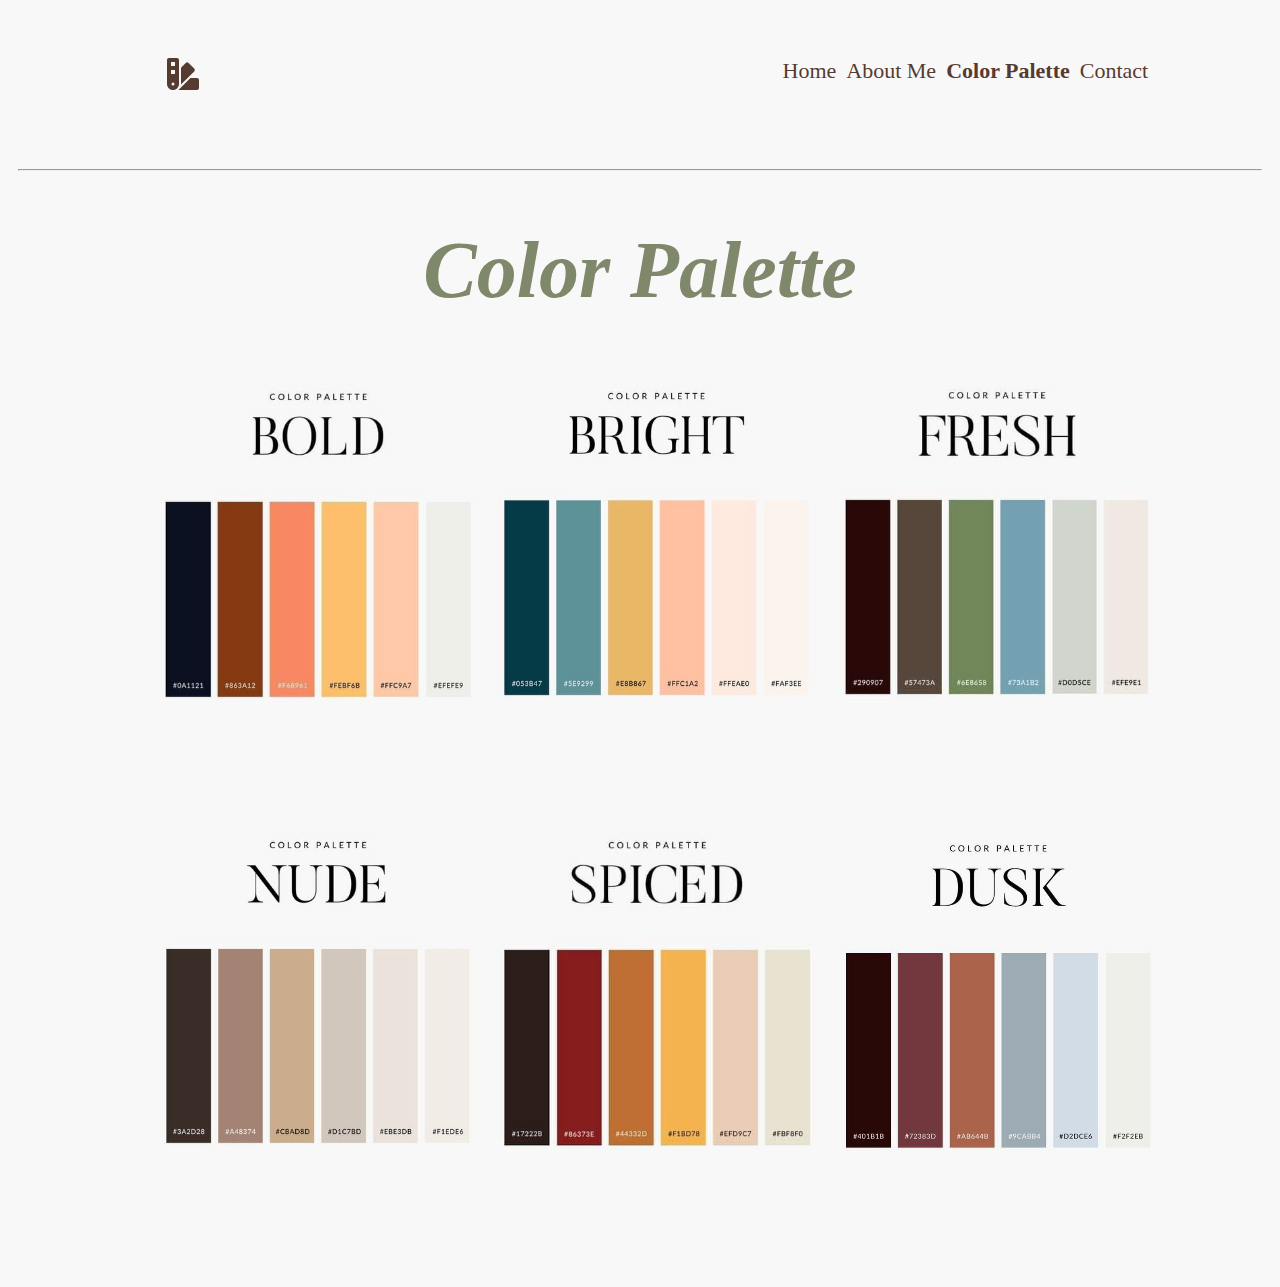
<file: galleri.html>
<!DOCTYPE html>
<html lang="en">
<head>
    <meta charset="UTF-8">
    <meta name="viewport" content="width=device-width, initial-scale=1.0">
    <title>Color Palette</title>

    <link rel="stylesheet" href="eximination.css">

    <!-- Google fonts-->
    <link rel="preconnect" href="https://fonts.googleapis.com">

</head>
<body class="background-galleri">
    
    <main>
        <div class="container">

            <header>
                <div class="desktop s-b">

                    <div class="logo"> 
                        <svg xmlns="http://www.w3.org/2000/svg" height="32" width="32" viewBox="0 0 512 512"><!--!Font Awesome Free 6.6.0 by @fontawesome - https://fontawesome.com License - https://fontawesome.com/license/free Copyright 2024 Fonticons, Inc.--><path fill="#563b30" d="M0 32C0 14.3 14.3 0 32 0L160 0c17.7 0 32 14.3 32 32l0 384c0 53-43 96-96 96s-96-43-96-96L0 32zM223.6 425.9c.3-3.3 .4-6.6 .4-9.9l0-262 75.4-75.4c12.5-12.5 32.8-12.5 45.3 0l90.5 90.5c12.5 12.5 12.5 32.8 0 45.3L223.6 425.9zM182.8 512l192-192L480 320c17.7 0 32 14.3 32 32l0 128c0 17.7-14.3 32-32 32l-297.2 0zM128 64L64 64l0 64 64 0 0-64zM64 192l0 64 64 0 0-64-64 0zM96 440a24 24 0 1 0 0-48 24 24 0 1 0 0 48z"/></svg>
                    </div>

                    <nav class="desktop s-b"> 
                        <div class="hem"><a href="index.html" title="Hem">Home</a></div>
                        <div class="ommig"><a href="ommig.html" title="OmMig">About Me</a></div>
                        <div class="galleri"><a href="galleri.html" title="Galleri" id="colorgalleri">Color Palette</a></div>
                        <div class="kontakt"><a href="kontakt.html" title="Kontakt">Contact</a></div>
                    </nav>
                </div>
            </header>

                <hr> 

            <section>
                <h1 class="colorpalette-h1">Color Palette</h1>
               
                <div class="galleri-container ">
                       <div class="flex-item"><img src="Bilder till eximination HC/boldpalette.jpg" alt=""></div> 
                       <div class="flex-item"><img src="Bilder till eximination HC/brightpalette.jpg" alt=""></div>
                       <div class="flex-item"><img src="Bilder till eximination HC/freshpalette.jpg" alt=""></div> 
                       <div class="flex-item"><img src="Bilder till eximination HC/nudepalette.jpg" alt=""></div> 
                       <div class="flex-item"><img src="Bilder till eximination HC/spicedpalette.jpg" alt=""></div>  
                       <div class="flex-item"><img src="Bilder till eximination HC/duskpalette.jpg" alt=""></div>
                </div>
            </section>

        </div>
    </main>
</body>
</html>
</file>
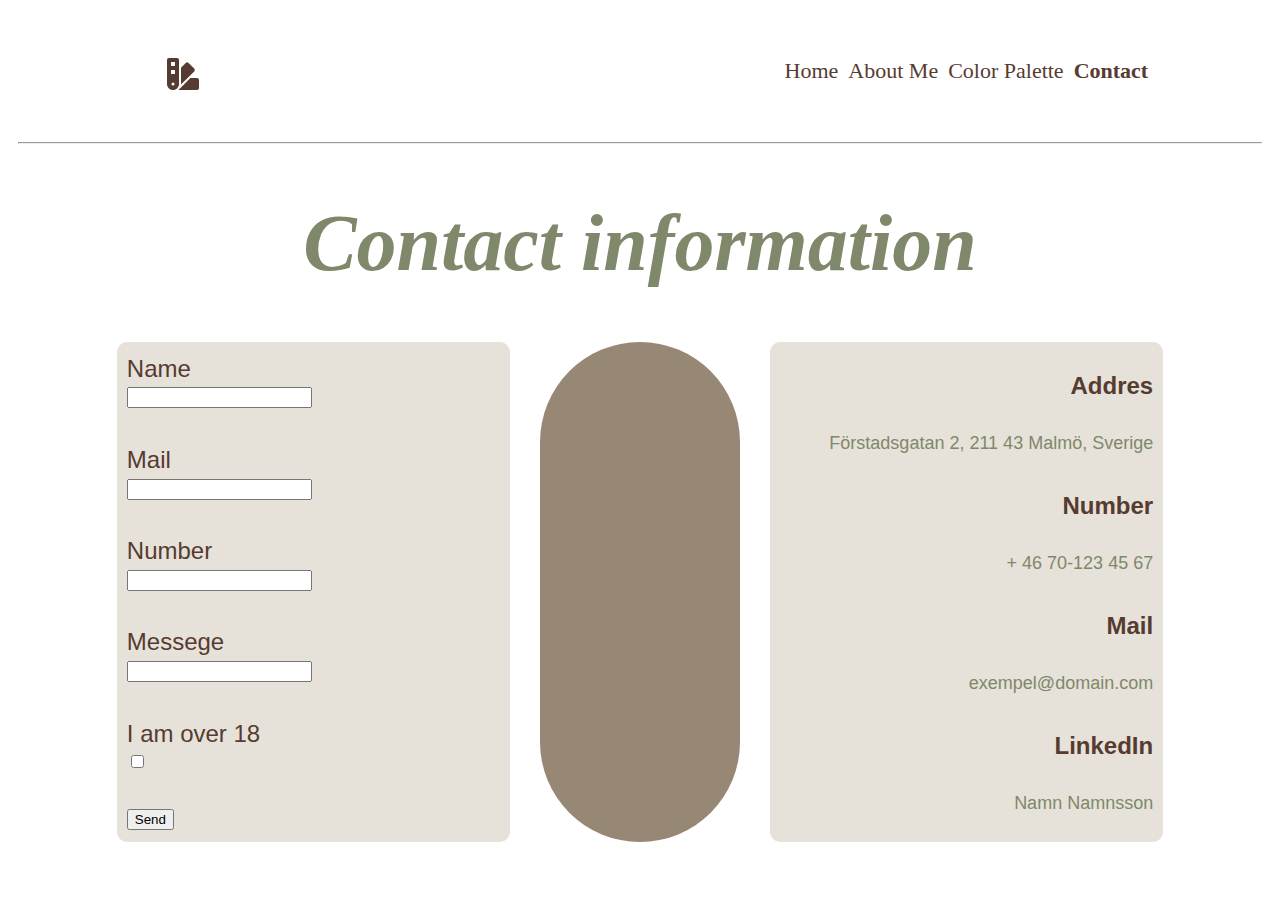
<file: kontakt.html>
<!DOCTYPE html>
<html lang="en">
<head>
    <meta charset="UTF-8">
    <meta name="viewport" content="width=device-width, initial-scale=1.0">
    <title>Kontakt</title>

    <link rel="stylesheet" href="eximination.css">

    <!-- Google fonts-->
    <link rel="preconnect" href="https://fonts.googleapis.com">

</head>
<body>
    
    <main>
        <div class="container">

            <header>
                <div class="desktop s-b">

                    <div>
                        <svg xmlns="http://www.w3.org/2000/svg" height="32" width="32" viewBox="0 0 512 512"><!--!Font Awesome Free 6.6.0 by @fontawesome - https://fontawesome.com License - https://fontawesome.com/license/free Copyright 2024 Fonticons, Inc.--><path fill="#563b30" d="M0 32C0 14.3 14.3 0 32 0L160 0c17.7 0 32 14.3 32 32l0 384c0 53-43 96-96 96s-96-43-96-96L0 32zM223.6 425.9c.3-3.3 .4-6.6 .4-9.9l0-262 75.4-75.4c12.5-12.5 32.8-12.5 45.3 0l90.5 90.5c12.5 12.5 12.5 32.8 0 45.3L223.6 425.9zM182.8 512l192-192L480 320c17.7 0 32 14.3 32 32l0 128c0 17.7-14.3 32-32 32l-297.2 0zM128 64L64 64l0 64 64 0 0-64zM64 192l0 64 64 0 0-64-64 0zM96 440a24 24 0 1 0 0-48 24 24 0 1 0 0 48z"/></svg>
                    </div>

                    <nav class="desktop s-b"> 
                        <div class="hem"><a href="index.html" title="Hem">Home</a></div>
                        <div class="ommig"><a href="ommig.html" title="OmMig">About Me</a></div>
                        <div class="galleri"><a href="galleri.html" title="Galleri">Color Palette</a></div>
                        <div class="kontakt"><a href="kontakt.html" title="Kontakt" id="colorcontact">Contact</a></div>
                    </nav>

                 </div>
            </header>

                <hr>

            <section> 
                <h1 class="contact-h1">Contact information</h1>
               
                <div class="container-contact">

                    <div class="contact-me">
                        <label for="name">Name</label>
                        <input type="text" id="name" name="name">
                        <br>
        
                        <label for="email">Mail</label>
                        <input type="email" id="email" name="email">
                        <br>

                        <label for="phone">Number</label>
                        <input type="tel" id="phone" name="phone">
                        <br>
            
                       <label for="message">Messege</label>
                        <input type="messege" id="message" name="message">
                        <br>
                    
                        <label for="age"> I am over 18 </label>
                        <input type="checkbox" name="age" id="age">
                        <br>

                        <input type="submit" value="Send">
                    </div>

                    <div>
                        <div class="brown-box"></div>
                    </div>

                    <div class="my-contact">
                       <h2>Addres</h2>
                       <p class="me"> Förstadsgatan 2, 211 43 Malmö, Sverige </p>

                       <h2>Number</h2>
                       <p class="me">+ 46 70-123 45 67</p>

                       <h2>Mail</h2>
                       <p class="me">exempel@domain.com</p>

                       <h2>LinkedIn</h2>
                       <p class="me"> Namn Namnsson</p>
                    </div>

                </div>
            </section>

        </div>
    </main>
<body>
</html>
</file>
<file: eximination.css>
/* Font */

@font-face {
    font-family: 'Caveat-regular' sans-serif;
    src: url(./Font/Caveat-Regular.ttf);
    font-weight: 400;
}

@font-face {
    font-family: 'Arvo-bold' sans-serif;
    src: url(Font/Arvo-Bold.ttf);
    font-weight: 700;
}

@font-face {
    font-family: 'Opansans-ligth' sans-serif;
    src: url(Font/OpenSans-Light.ttf);
    width: 300;
}



/* Body */

body{
    background-color: #FFF;
}

.background-galleri {
    background-color: #f8f8f8;
}



/* Header */

.container {
    margin: 0 10px;
    padding: 10px 0;
    max-width: 100%;
}

.desktop {
    display: flex;
    padding: 0 5% 0 12%; 
}

.s-b {
    justify-content: space-between;
    gap: 10px;
}

header {
    padding-top: 40px;
    padding-bottom: 40px;
    
}

.logo {
    width: 7vh;
    height: 7vh;
}

a {
    display: flex;
    flex-wrap: wrap;
    justify-content: flex-end;
    font-size: 22px;
    text-decoration: none;
    font-family:'Times New Roman', Times, serif;
} 



/* Hover on desktop */

.hem {
    transition: 0.3s ease;
}

.hem:hover {
    transform: scale(1.1);
}

.ommig {
    transition: 0.3s ease;
}

.ommig:hover {
    transform: scale(1.1);
}

.galleri {
    transition: 0.3s ease;
}

.galleri:hover {
    transform: scale(1.1);
}

.kontakt {
    transition: 0.3s ease;
}

.kontakt:hover {
    transform: scale(1.1);
}



/* Color on desktop */

a {
    color: #563b30;
}

a:hover {
    color: #7f886a;
}


#colorhome {
    font-weight: bold;
}


#colorgalleri {
    font-weight: bold;
}

#coloraboutme {
    font-weight: bold;
}

#colorcontact {
    font-weight: bold;
}



/* Home  */

.img-top {
    display: flex;
    position: absolute;
    align-items: center;
    margin-left: -300px;
    margin-top: -1020px;
    z-index: -1;
    transform: rotate(180deg);
}

.design{
    margin-top: 150px;
    font-style: italic;
}

.design-flex {
    display: flex;
    padding: 0 5% 0 12%; 
}

.s-b {
    justify-content: space-between;
    gap: 10px;
}

h1 {
    font-family: Georgia, 'Times New Roman', Times, serif;
    font-size: 7em;
    color: #6d5c49;
}

p {
    font-size: 2em;
    font-family: "Great Vibes", cursive;
    font-weight: 400;
    font-style: normal;
    margin-top: -65px;
    color: #99978876;
}

.green-box {
    background-color: #7f886a;
    width: 1200px;
    height: 700px;
    margin-right: -300px;
    border-top-left-radius: 350px;
    border-bottom-left-radius: 350px;
}

.img-botton {
    margin-top: -140px;
    margin-left: -400px;
    border-radius: 350px;
    transform: rotate(90deg);
    z-index: -1;
}



/*  About Me  */

.lorem {
    border-radius: 5%;
    background-color: #7f886a;  
    color: #FFF;
    padding:10%;
}



/*  Color Palette  */

.colorpalette-h1 {
    display: flex;
    justify-content: center;
    font-style: italic;
    font-size: 80px;
    color: #7f886a;
}

.galleri-container {
    width: 100vw;
    height: 100vh;
    display: flex;
    flex-wrap: wrap;
    align-items: flex-start;
    flex-direction: row;
    max-height: 100vh;
    justify-content: center;
}

.flex-item {
    overflow: hidden;
    width: 25%;
    padding: 10px;
}

.flex-item img {
    width: 100%;
}



/*  Contact  */

.contact-h1 {
    display: flex;
    justify-content: center;
    font-style: italic;
    font-size: 80px;
    color: #7f886a;
}

.container-contact {
    display: flex;
    flex-wrap: wrap;
    justify-content: center;
    gap: 30px;
    
}

.contact-me {
    display: flex;
    flex-wrap: wrap; 
    align-items: flex-start;
    flex-direction: column;
    justify-content: space-around;
    width: 30%;
    padding: 10px;
    border-radius: 10px;
    color:#563b30;
    background-color: #e6e2d9;
    font-family: 'Caveat-regular', sans-serif;
    font-size: x-large;
}

.brown-box {
    width: 200px;
    height: 500px;
    border-radius: 100px;  
    background-color:#978876;
}

.my-contact {
display: flex;
flex-wrap: wrap;
align-items: flex-end;
justify-content: space-between;
flex-direction: column;
width: 30%;
padding: 10px;
border-radius: 10px;
background-color:#e6e2d9;
}

h2 {
    font-family:'Arvo-Bold', sans-serif;
    color:#563b30;
}

.me {
    font-family: 'OpanSans-Ligth', sans-serif;
    font-size: large;
    color: #7f886a;
    margin-top: auto;
}

.social-media {
    display: flex;
    flex-direction: column;
    padding-top: 20px;
    width: 3vh;
    height: 3vh;
}



/*  Screen  */

@media (max-width: 900px){

    .colorpalette-h1 {
        font-size: 2rem;
        align-items: center;
    }

    .flex-item {
        flex-direction: column;
        align-content: center;
        width: 60%;
    }
    
    .brown-box {
        display: none;
    }

    .contact-h1 {
        font-size: 2rem;
    }

    .ml-20 {
        margin-left: auto;
    }
}

@media (max-width: 720px) {

    nav.desktop {
       flex-direction: column;
    }

    .container-contact {
        flex-direction: column;
        align-items: center;
    }

    .contact-me {
        width: 70%;
    }

    .my-contact {

        width: 70%;
    }
}

@media (max-width: 360px){

    h1 {
        font-size: 5em;
    }
}
</file>
